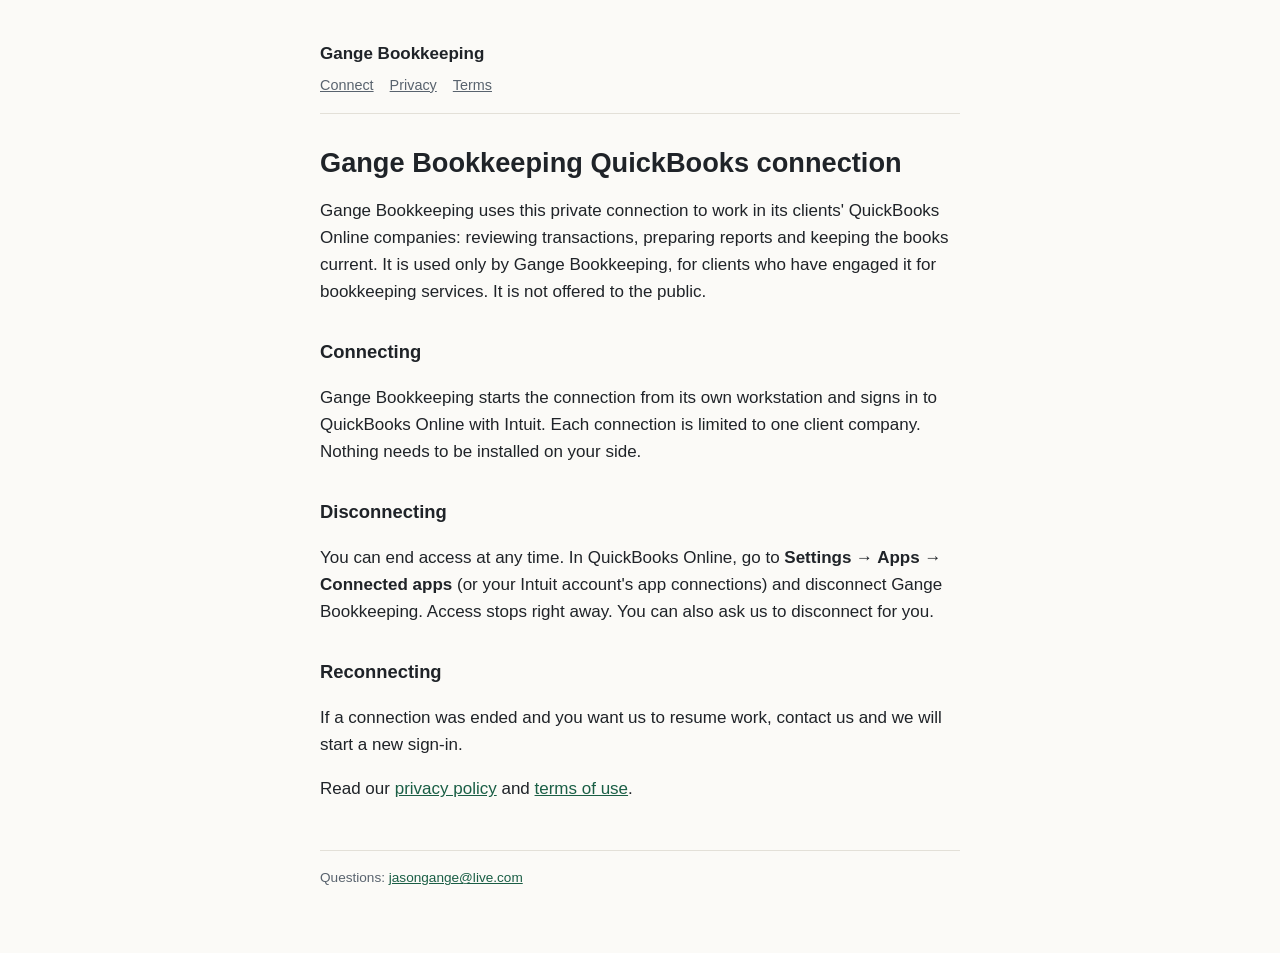
<file: index.html>
<!doctype html>
<html lang="en">
<head>
<meta charset="utf-8">
<meta name="viewport" content="width=device-width, initial-scale=1">
<meta name="robots" content="noindex, nofollow">
<title>Connect QuickBooks · Gange Bookkeeping</title>
<link rel="stylesheet" href="style.css">
</head>
<body>
<main>
<header>
<a class="brand" href="index.html">Gange Bookkeeping</a>
<nav><a href="index.html">Connect</a><a href="privacy.html">Privacy</a><a href="terms.html">Terms</a></nav>
</header>
<h1>Gange Bookkeeping QuickBooks connection</h1>
<p>Gange Bookkeeping uses this private connection to work in its clients' QuickBooks Online companies: reviewing transactions, preparing reports and keeping the books current. It is used only by Gange Bookkeeping, for clients who have engaged it for bookkeeping services. It is not offered to the public.</p>
<h2>Connecting</h2>
<p>Gange Bookkeeping starts the connection from its own workstation and signs in to QuickBooks Online with Intuit. Each connection is limited to one client company. Nothing needs to be installed on your side.</p>
<h2>Disconnecting</h2>
<p>You can end access at any time. In QuickBooks Online, go to <strong>Settings → Apps → Connected apps</strong> (or your Intuit account's app connections) and disconnect Gange Bookkeeping. Access stops right away. You can also ask us to disconnect for you.</p>
<h2>Reconnecting</h2>
<p>If a connection was ended and you want us to resume work, contact us and we will start a new sign-in.</p>
<p>Read our <a href="privacy.html">privacy policy</a> and <a href="terms.html">terms of use</a>.</p>
<footer>Questions: <a href="&#109;&#97;&#105;&#108;&#116;&#111;&#58;&#106;&#97;&#115;&#111;&#110;&#103;&#97;&#110;&#103;&#101;&#64;&#108;&#105;&#118;&#101;&#46;&#99;&#111;&#109;">&#106;&#97;&#115;&#111;&#110;&#103;&#97;&#110;&#103;&#101;&#64;&#108;&#105;&#118;&#101;&#46;&#99;&#111;&#109;</a></footer>
</main>
</body>
</html>
</file>
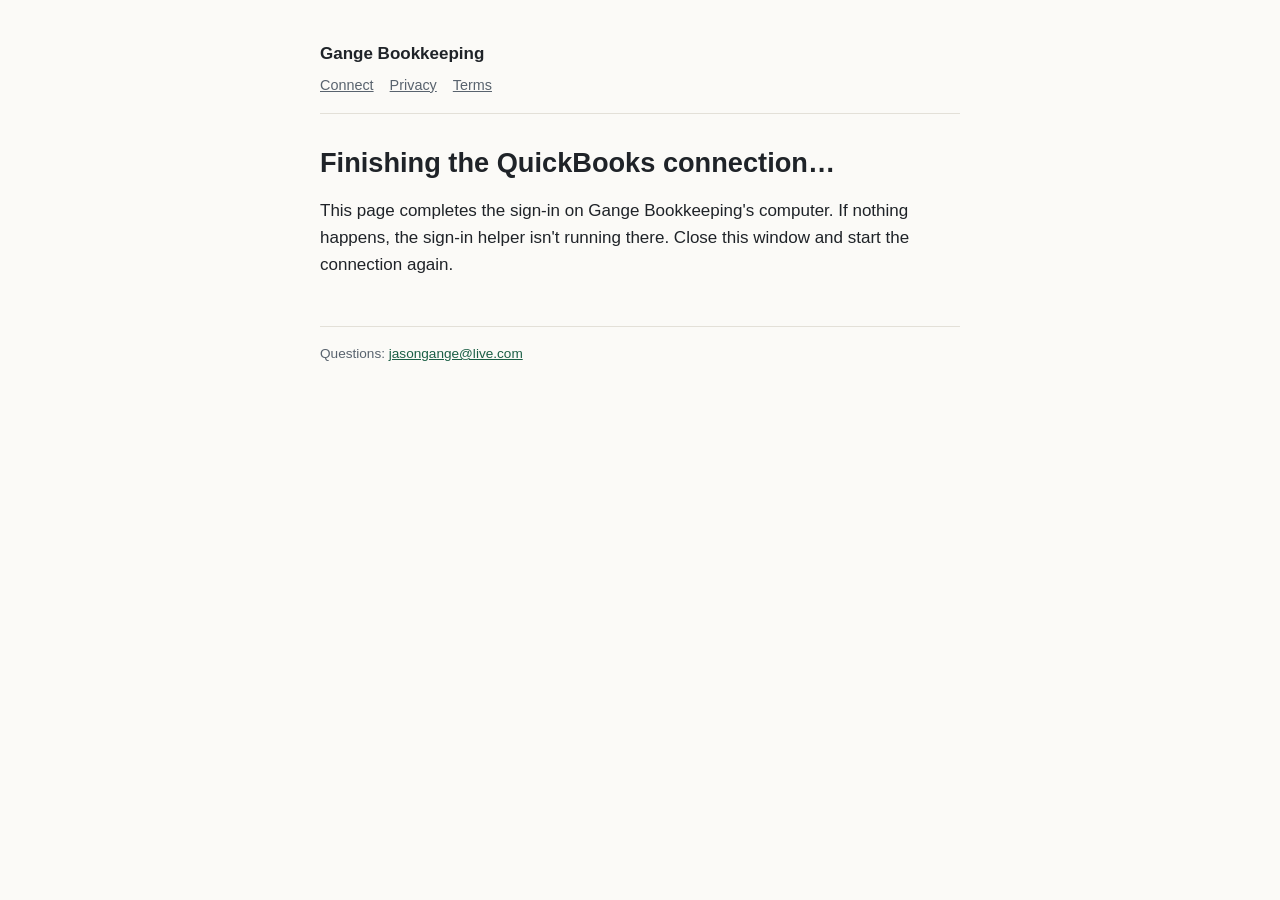
<file: callback.html>
<!doctype html>
<html lang="en">
<head>
<meta charset="utf-8">
<meta name="viewport" content="width=device-width, initial-scale=1">
<meta name="robots" content="noindex, nofollow">
<meta name="referrer" content="no-referrer">
<title>Connecting · Gange Bookkeeping</title>
<link rel="stylesheet" href="style.css">
<script>
// Intuit redirects here after sign-in. Hand the result to the sign-in helper
// running on the bookkeeper's own computer; nothing is stored or sent elsewhere.
(function () {
  var q = new URLSearchParams(location.search);
  if (q.has('state') && (q.has('code') || q.has('error'))) {
    location.replace('http://localhost:8000/callback' + location.search);
  }
})();
</script>
</head>
<body>
<main>
<header>
<a class="brand" href="index.html">Gange Bookkeeping</a>
<nav><a href="index.html">Connect</a><a href="privacy.html">Privacy</a><a href="terms.html">Terms</a></nav>
</header>
<h1>Finishing the QuickBooks connection…</h1>
<p>This page completes the sign-in on Gange Bookkeeping's computer. If nothing happens, the sign-in helper isn't running there. Close this window and start the connection again.</p>
<footer>Questions: <a href="&#109;&#97;&#105;&#108;&#116;&#111;&#58;&#106;&#97;&#115;&#111;&#110;&#103;&#97;&#110;&#103;&#101;&#64;&#108;&#105;&#118;&#101;&#46;&#99;&#111;&#109;">&#106;&#97;&#115;&#111;&#110;&#103;&#97;&#110;&#103;&#101;&#64;&#108;&#105;&#118;&#101;&#46;&#99;&#111;&#109;</a></footer>
</main>
</body>
</html>
</file>
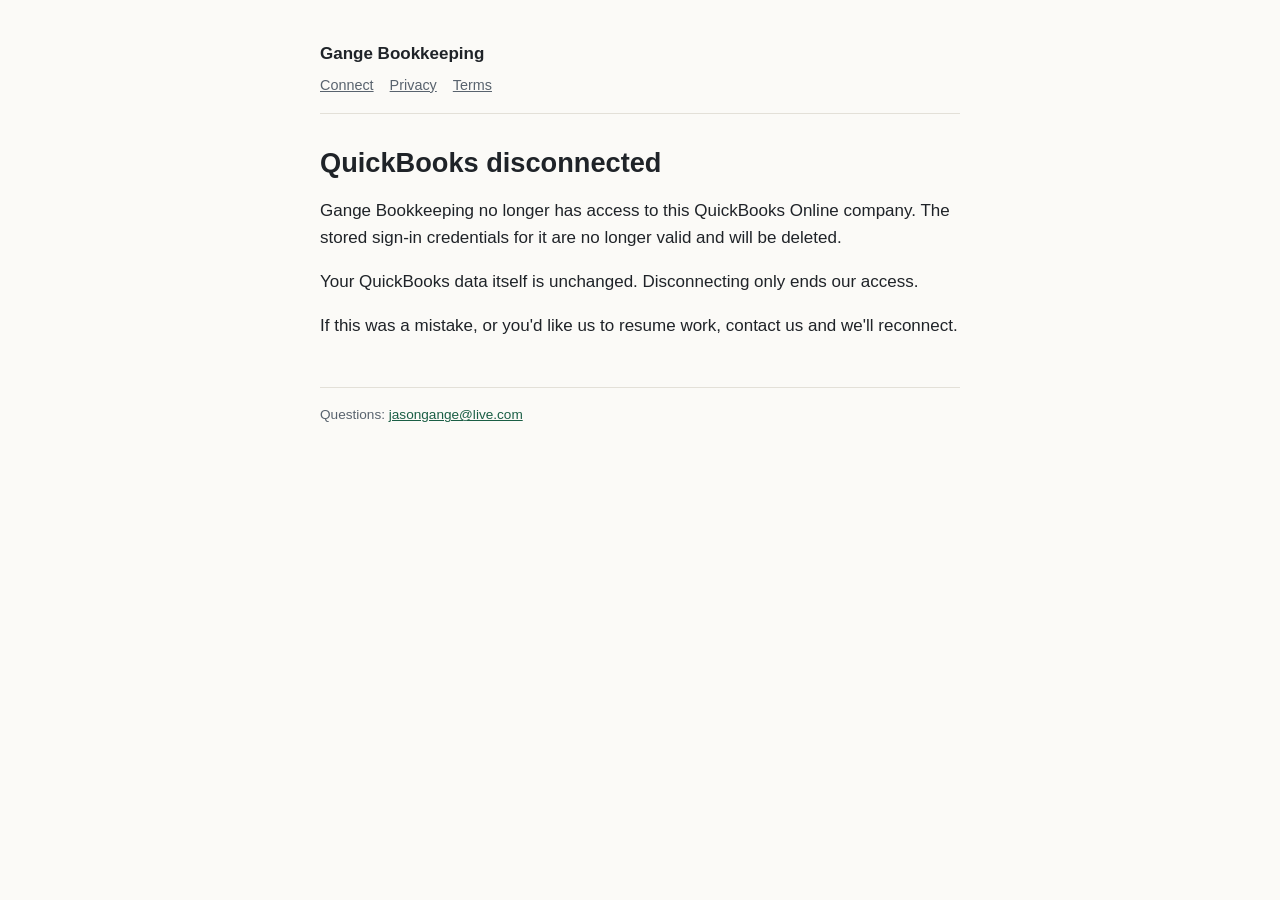
<file: disconnected.html>
<!doctype html>
<html lang="en">
<head>
<meta charset="utf-8">
<meta name="viewport" content="width=device-width, initial-scale=1">
<meta name="robots" content="noindex, nofollow">
<title>Disconnected · Gange Bookkeeping</title>
<link rel="stylesheet" href="style.css">
</head>
<body>
<main>
<header>
<a class="brand" href="index.html">Gange Bookkeeping</a>
<nav><a href="index.html">Connect</a><a href="privacy.html">Privacy</a><a href="terms.html">Terms</a></nav>
</header>
<h1>QuickBooks disconnected</h1>
<p>Gange Bookkeeping no longer has access to this QuickBooks Online company. The stored sign-in credentials for it are no longer valid and will be deleted.</p>
<p>Your QuickBooks data itself is unchanged. Disconnecting only ends our access.</p>
<p>If this was a mistake, or you'd like us to resume work, contact us and we'll reconnect.</p>
<footer>Questions: <a href="&#109;&#97;&#105;&#108;&#116;&#111;&#58;&#106;&#97;&#115;&#111;&#110;&#103;&#97;&#110;&#103;&#101;&#64;&#108;&#105;&#118;&#101;&#46;&#99;&#111;&#109;">&#106;&#97;&#115;&#111;&#110;&#103;&#97;&#110;&#103;&#101;&#64;&#108;&#105;&#118;&#101;&#46;&#99;&#111;&#109;</a></footer>
</main>
</body>
</html>
</file>
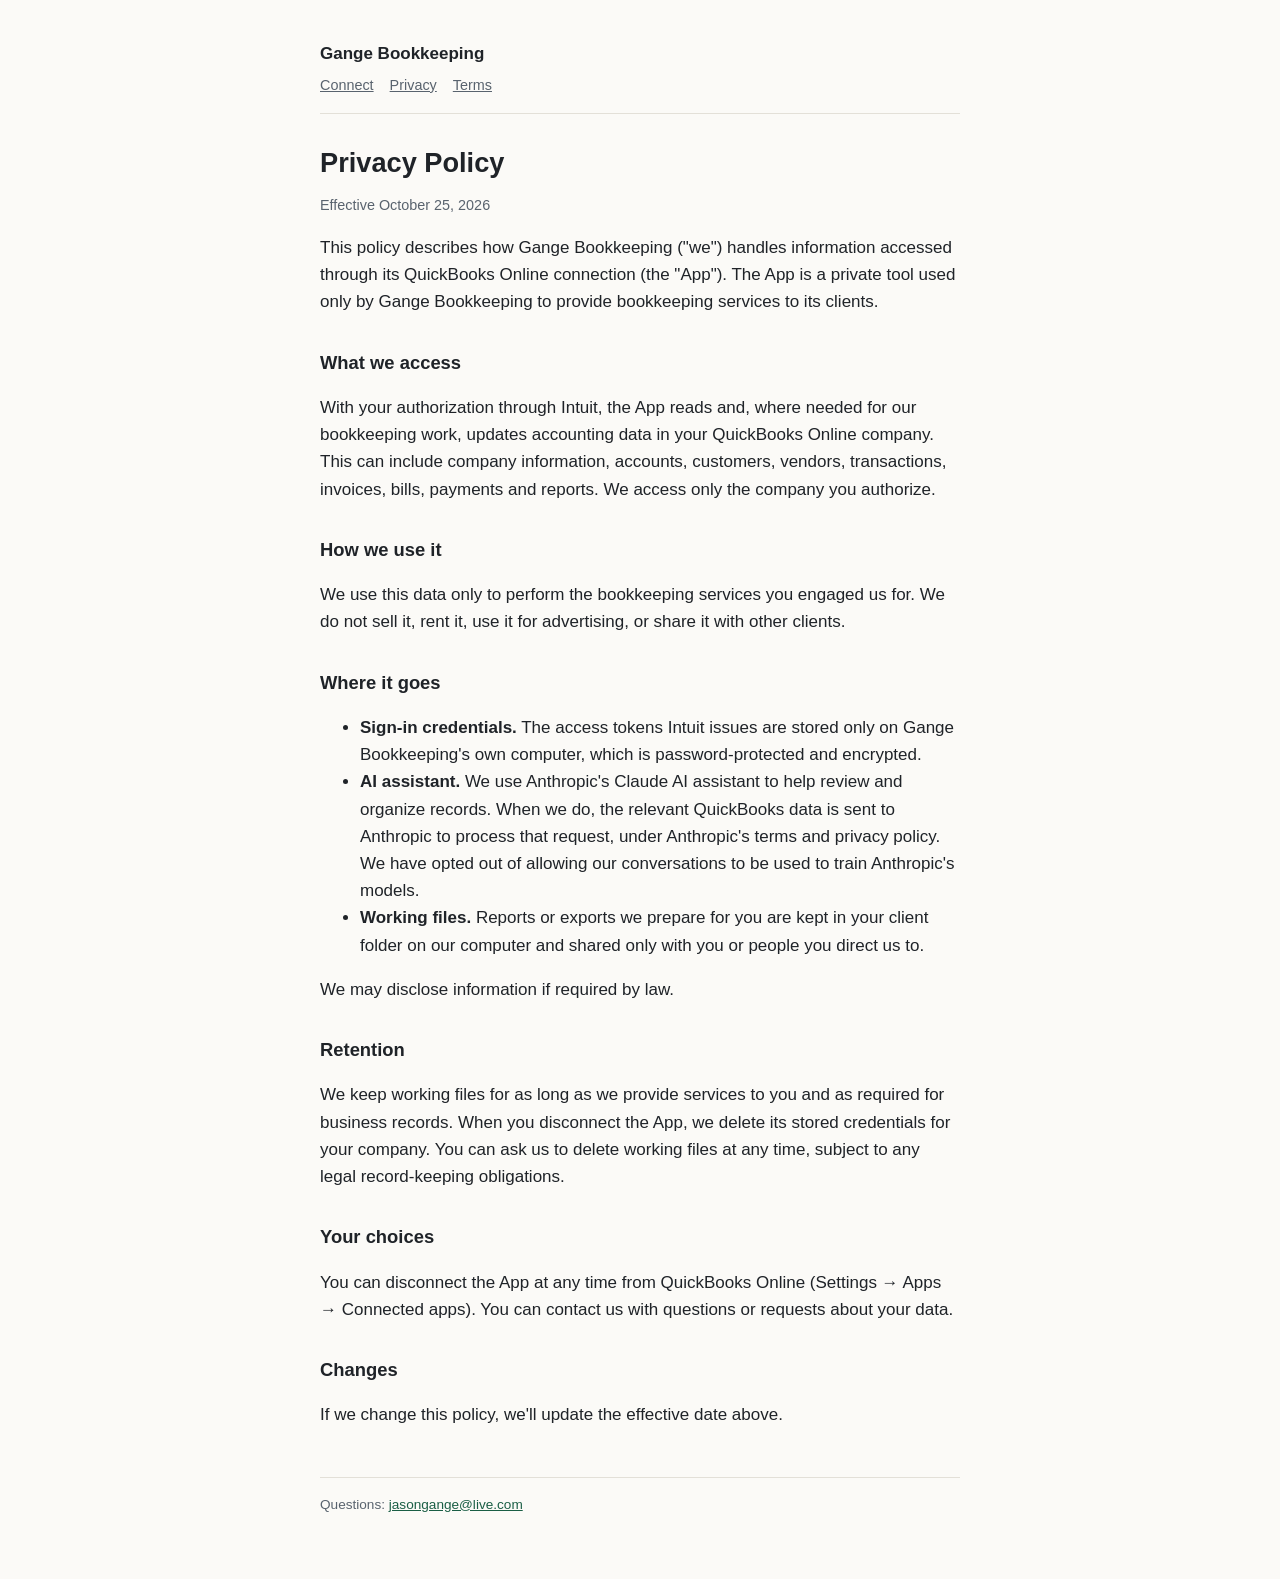
<file: privacy.html>
<!doctype html>
<html lang="en">
<head>
<meta charset="utf-8">
<meta name="viewport" content="width=device-width, initial-scale=1">
<meta name="robots" content="noindex, nofollow">
<title>Privacy Policy · Gange Bookkeeping</title>
<link rel="stylesheet" href="style.css">
</head>
<body>
<main>
<header>
<a class="brand" href="index.html">Gange Bookkeeping</a>
<nav><a href="index.html">Connect</a><a href="privacy.html">Privacy</a><a href="terms.html">Terms</a></nav>
</header>
<h1>Privacy Policy</h1>
<p class="meta">Effective October 25, 2026</p>
<p>This policy describes how Gange Bookkeeping ("we") handles information accessed through its QuickBooks Online connection (the "App"). The App is a private tool used only by Gange Bookkeeping to provide bookkeeping services to its clients.</p>

<h2>What we access</h2>
<p>With your authorization through Intuit, the App reads and, where needed for our bookkeeping work, updates accounting data in your QuickBooks Online company. This can include company information, accounts, customers, vendors, transactions, invoices, bills, payments and reports. We access only the company you authorize.</p>

<h2>How we use it</h2>
<p>We use this data only to perform the bookkeeping services you engaged us for. We do not sell it, rent it, use it for advertising, or share it with other clients.</p>

<h2>Where it goes</h2>
<ul>
<li><strong>Sign-in credentials.</strong> The access tokens Intuit issues are stored only on Gange Bookkeeping's own computer, which is password-protected and encrypted.</li>
<li><strong>AI assistant.</strong> We use Anthropic's Claude AI assistant to help review and organize records. When we do, the relevant QuickBooks data is sent to Anthropic to process that request, under Anthropic's terms and privacy policy. We have opted out of allowing our conversations to be used to train Anthropic's models.</li>
<li><strong>Working files.</strong> Reports or exports we prepare for you are kept in your client folder on our computer and shared only with you or people you direct us to.</li>
</ul>
<p>We may disclose information if required by law.</p>

<h2>Retention</h2>
<p>We keep working files for as long as we provide services to you and as required for business records. When you disconnect the App, we delete its stored credentials for your company. You can ask us to delete working files at any time, subject to any legal record-keeping obligations.</p>

<h2>Your choices</h2>
<p>You can disconnect the App at any time from QuickBooks Online (Settings → Apps → Connected apps). You can contact us with questions or requests about your data.</p>

<h2>Changes</h2>
<p>If we change this policy, we'll update the effective date above.</p>
<footer>Questions: <a href="&#109;&#97;&#105;&#108;&#116;&#111;&#58;&#106;&#97;&#115;&#111;&#110;&#103;&#97;&#110;&#103;&#101;&#64;&#108;&#105;&#118;&#101;&#46;&#99;&#111;&#109;">&#106;&#97;&#115;&#111;&#110;&#103;&#97;&#110;&#103;&#101;&#64;&#108;&#105;&#118;&#101;&#46;&#99;&#111;&#109;</a></footer>
</main>
</body>
</html>
</file>
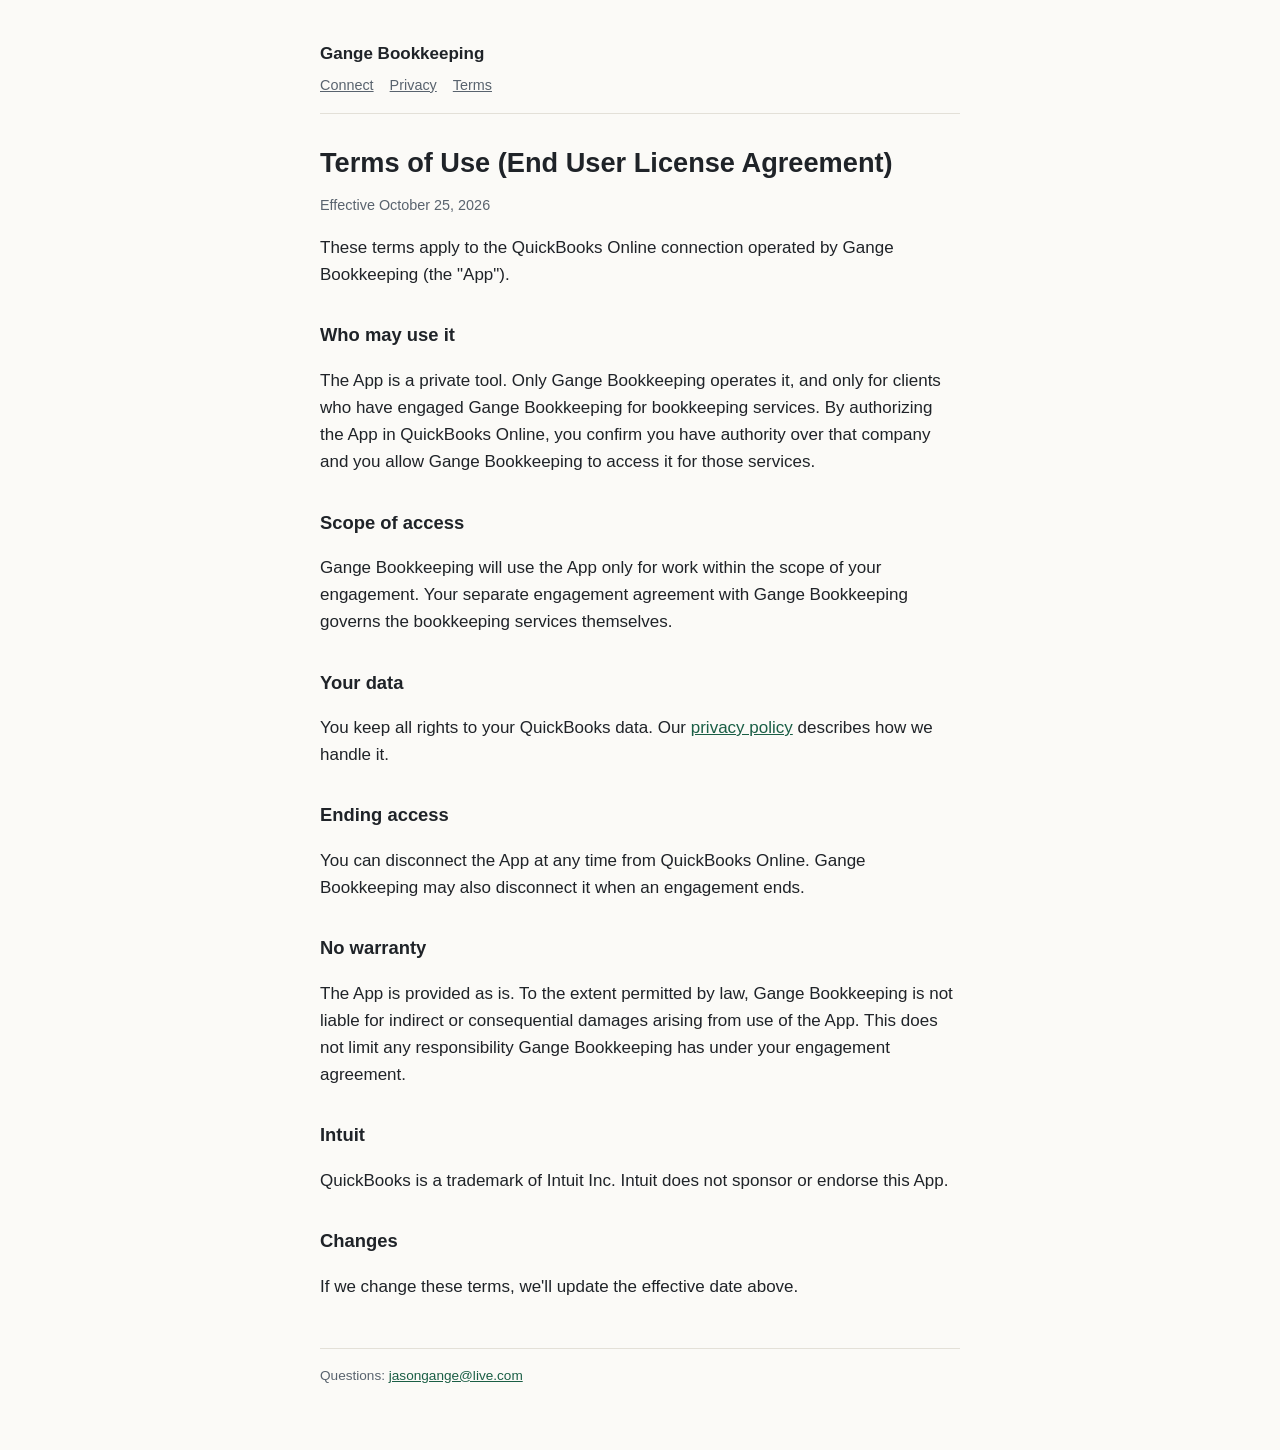
<file: terms.html>
<!doctype html>
<html lang="en">
<head>
<meta charset="utf-8">
<meta name="viewport" content="width=device-width, initial-scale=1">
<meta name="robots" content="noindex, nofollow">
<title>Terms of Use · Gange Bookkeeping</title>
<link rel="stylesheet" href="style.css">
</head>
<body>
<main>
<header>
<a class="brand" href="index.html">Gange Bookkeeping</a>
<nav><a href="index.html">Connect</a><a href="privacy.html">Privacy</a><a href="terms.html">Terms</a></nav>
</header>
<h1>Terms of Use (End User License Agreement)</h1>
<p class="meta">Effective October 25, 2026</p>
<p>These terms apply to the QuickBooks Online connection operated by Gange Bookkeeping (the "App").</p>

<h2>Who may use it</h2>
<p>The App is a private tool. Only Gange Bookkeeping operates it, and only for clients who have engaged Gange Bookkeeping for bookkeeping services. By authorizing the App in QuickBooks Online, you confirm you have authority over that company and you allow Gange Bookkeeping to access it for those services.</p>

<h2>Scope of access</h2>
<p>Gange Bookkeeping will use the App only for work within the scope of your engagement. Your separate engagement agreement with Gange Bookkeeping governs the bookkeeping services themselves.</p>

<h2>Your data</h2>
<p>You keep all rights to your QuickBooks data. Our <a href="privacy.html">privacy policy</a> describes how we handle it.</p>

<h2>Ending access</h2>
<p>You can disconnect the App at any time from QuickBooks Online. Gange Bookkeeping may also disconnect it when an engagement ends.</p>

<h2>No warranty</h2>
<p>The App is provided as is. To the extent permitted by law, Gange Bookkeeping is not liable for indirect or consequential damages arising from use of the App. This does not limit any responsibility Gange Bookkeeping has under your engagement agreement.</p>

<h2>Intuit</h2>
<p>QuickBooks is a trademark of Intuit Inc. Intuit does not sponsor or endorse this App.</p>

<h2>Changes</h2>
<p>If we change these terms, we'll update the effective date above.</p>
<footer>Questions: <a href="&#109;&#97;&#105;&#108;&#116;&#111;&#58;&#106;&#97;&#115;&#111;&#110;&#103;&#97;&#110;&#103;&#101;&#64;&#108;&#105;&#118;&#101;&#46;&#99;&#111;&#109;">&#106;&#97;&#115;&#111;&#110;&#103;&#97;&#110;&#103;&#101;&#64;&#108;&#105;&#118;&#101;&#46;&#99;&#111;&#109;</a></footer>
</main>
</body>
</html>
</file>
<file: style.css>
:root {
  --bg: #fbfaf7;
  --text: #1f2328;
  --muted: #59636e;
  --accent: #1a5e45;
  --rule: #e3e0d8;
}
@media (prefers-color-scheme: dark) {
  :root {
    --bg: #15181b;
    --text: #e6e8ea;
    --muted: #9aa4ad;
    --accent: #6fcfa5;
    --rule: #2c3136;
  }
}
* { box-sizing: border-box; }
body {
  margin: 0;
  background: var(--bg);
  color: var(--text);
  font: 17px/1.6 -apple-system, BlinkMacSystemFont, "Segoe UI", Helvetica, Arial, sans-serif;
}
main { max-width: 42rem; margin: 0 auto; padding: 2.5rem 16px 4rem; }
header { border-bottom: 1px solid var(--rule); margin-bottom: 2rem; padding-bottom: 1rem; }
header a.brand { color: var(--text); font-weight: 600; text-decoration: none; }
nav { margin-top: .4rem; font-size: .9rem; }
nav a { color: var(--muted); margin-right: 1rem; }
h1 { font-size: 1.7rem; line-height: 1.25; margin: 0 0 .5rem; }
h2 { font-size: 1.15rem; margin: 2rem 0 .5rem; }
a { color: var(--accent); }
.meta { color: var(--muted); font-size: .9rem; }
footer { border-top: 1px solid var(--rule); margin-top: 3rem; padding-top: 1rem; color: var(--muted); font-size: .85rem; }
</file>
